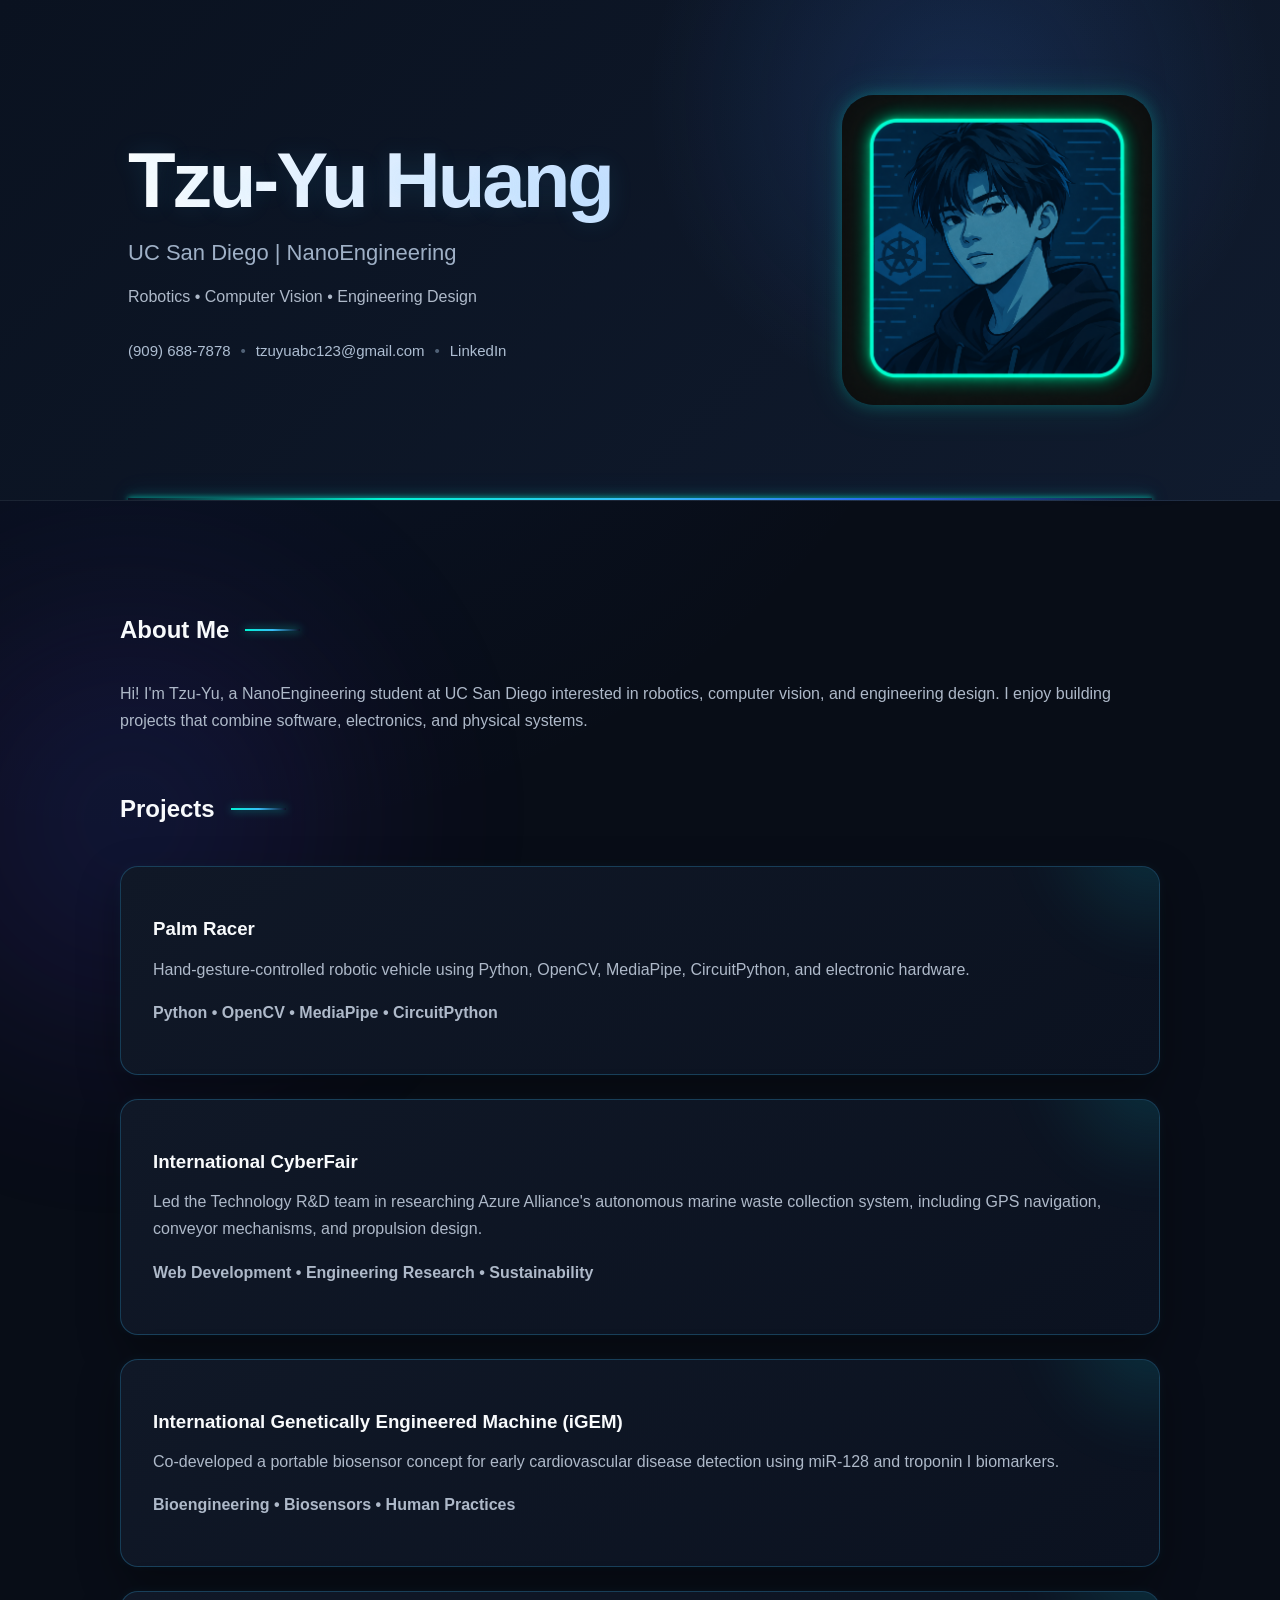
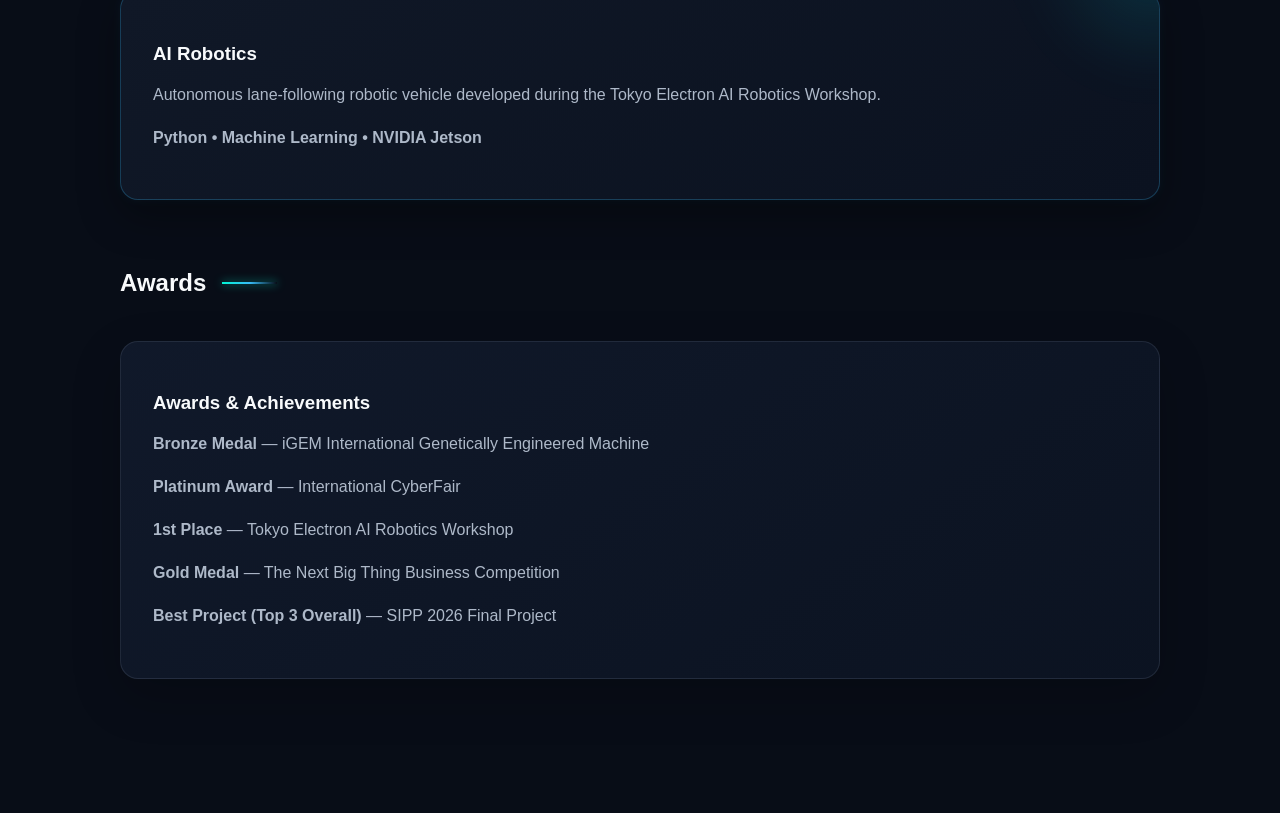
<file: index.html>
<!DOCTYPE html>
<html lang="en">

<head>
    <meta charset="UTF-8">
    <meta name="viewport" content="width=device-width, initial-scale=1.0">
    <title>Tzu-Yu Huang | Engineering Portfolio</title>
    <link rel="stylesheet" href="style.css">
</head>

<body>

<header>
    <div class="home-hero">

        <div class="home-hero-text">

            <h1>Tzu-Yu Huang</h1>

            <h2>UC San Diego | NanoEngineering</h2>

            <p>Robotics • Computer Vision • Engineering Design</p>

            <div class="contact-info">

            <a href="tel:+19096887878">
                (909) 688-7878
            </a>

                <span>•</span>

                <a href="mailto:tzuyuabc123@gmail.com">
                    tzuyuabc123@gmail.com
                </a>

                <span>•</span>

                <a href="https://www.linkedin.com/in/tzu-yu-huang-7864ba35a/"
                   target="_blank"
                   rel="noopener noreferrer">
                    LinkedIn
                </a>

            </div>

        </div>

        <div class="home-avatar">
            <img src="avatar.png" alt="Tzu-Yu Huang avatar">
        </div>

    </div>
</header>

    <main>

        <h2>About Me</h2>

        <p>
            Hi! I'm Tzu-Yu, a NanoEngineering student at UC San Diego
            interested in robotics, computer vision, and engineering design.
            I enjoy building projects that combine software, electronics,
            and physical systems.
        </p>

        <h2>Projects</h2>

            <a href="palm-racer.html" class="project-link">
        <section>
            <h3>Palm Racer</h3>
    
            <p>
                Hand-gesture-controlled robotic vehicle using Python,
                OpenCV, MediaPipe, CircuitPython, and electronic hardware.
            </p>
    
            <p>
                <strong>Python • OpenCV • MediaPipe • CircuitPython</strong>
            </p>
        </section>
    </a>

     <!-- INTERNATIONAL CYBERFAIR -->
<a href="cyberfair.html" class="project-link">
    <section>
        <h3>International CyberFair</h3>

        <p>
            Led the Technology R&D team in researching Azure Alliance's autonomous
            marine waste collection system, including GPS navigation, conveyor
            mechanisms, and propulsion design.
        </p>

        <p>
            <strong>Web Development • Engineering Research • Sustainability</strong>
        </p>
    </section>
</a>


<!-- IGEM -->
<a href="igem.html" class="project-link">
    <section>
        <h3>International Genetically Engineered Machine (iGEM)</h3>

        <p>
            Co-developed a portable biosensor concept for early
            cardiovascular disease detection using miR-128 and
            troponin I biomarkers.
        </p>

        <p>
            <strong>Bioengineering • Biosensors • Human Practices</strong>
        </p>
    </section>
</a>


<!-- AI ROBOTICS -->
<a href="ai-robotics.html" class="project-link">
    <section>
        <h3>AI Robotics</h3>

        <p>
            Autonomous lane-following robotic vehicle developed during
            the Tokyo Electron AI Robotics Workshop.
        </p>

        <p>
            <strong>Python • Machine Learning • NVIDIA Jetson</strong>
        </p>
    </section>
</a>


<h2>Awards</h2>

<section>
    <h3>Awards & Achievements</h3>

    <p><strong>Bronze Medal</strong> — iGEM International Genetically Engineered Machine</p>

    <p><strong>Platinum Award</strong> — International CyberFair</p>

    <p><strong>1st Place</strong> — Tokyo Electron AI Robotics Workshop</p>

    <p><strong>Gold Medal</strong> — The Next Big Thing Business Competition</p>

    <p><strong>Best Project (Top 3 Overall)</strong> — SIPP 2026 Final Project</p>
</section>
</file>
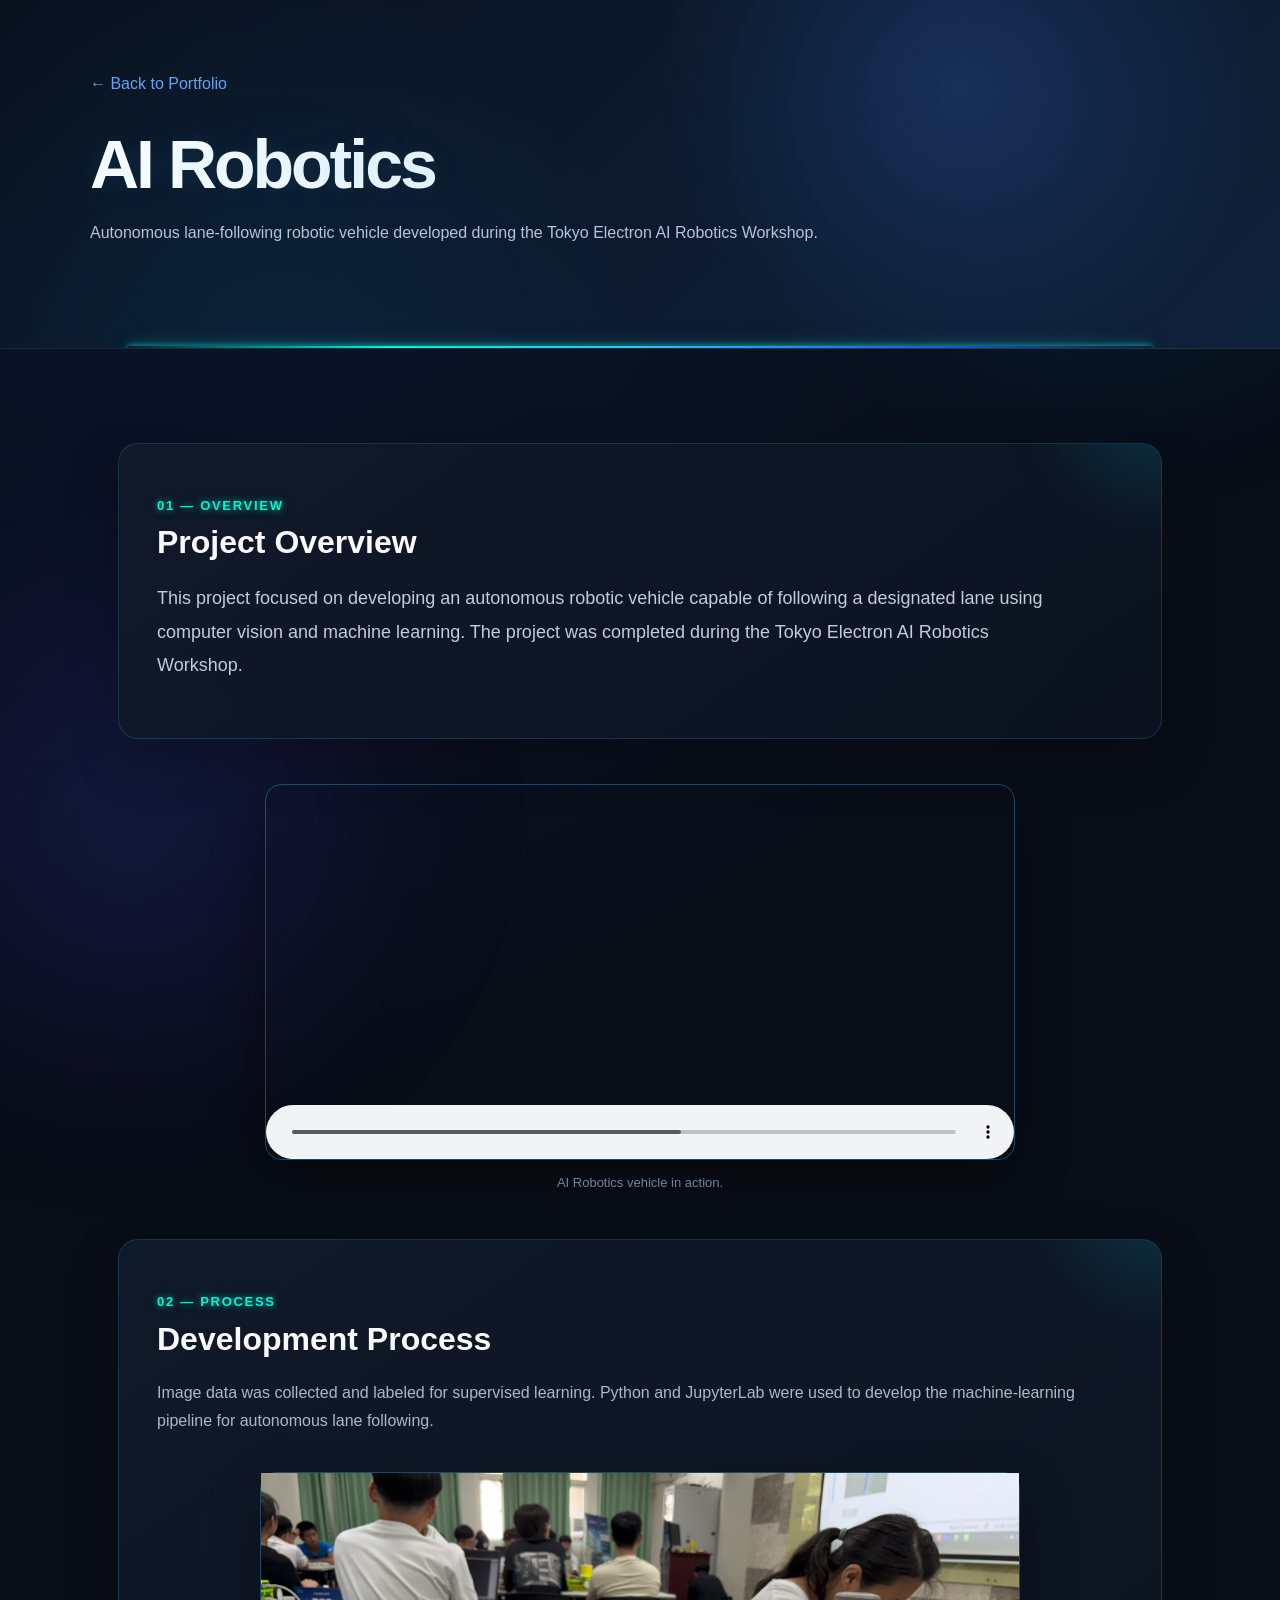
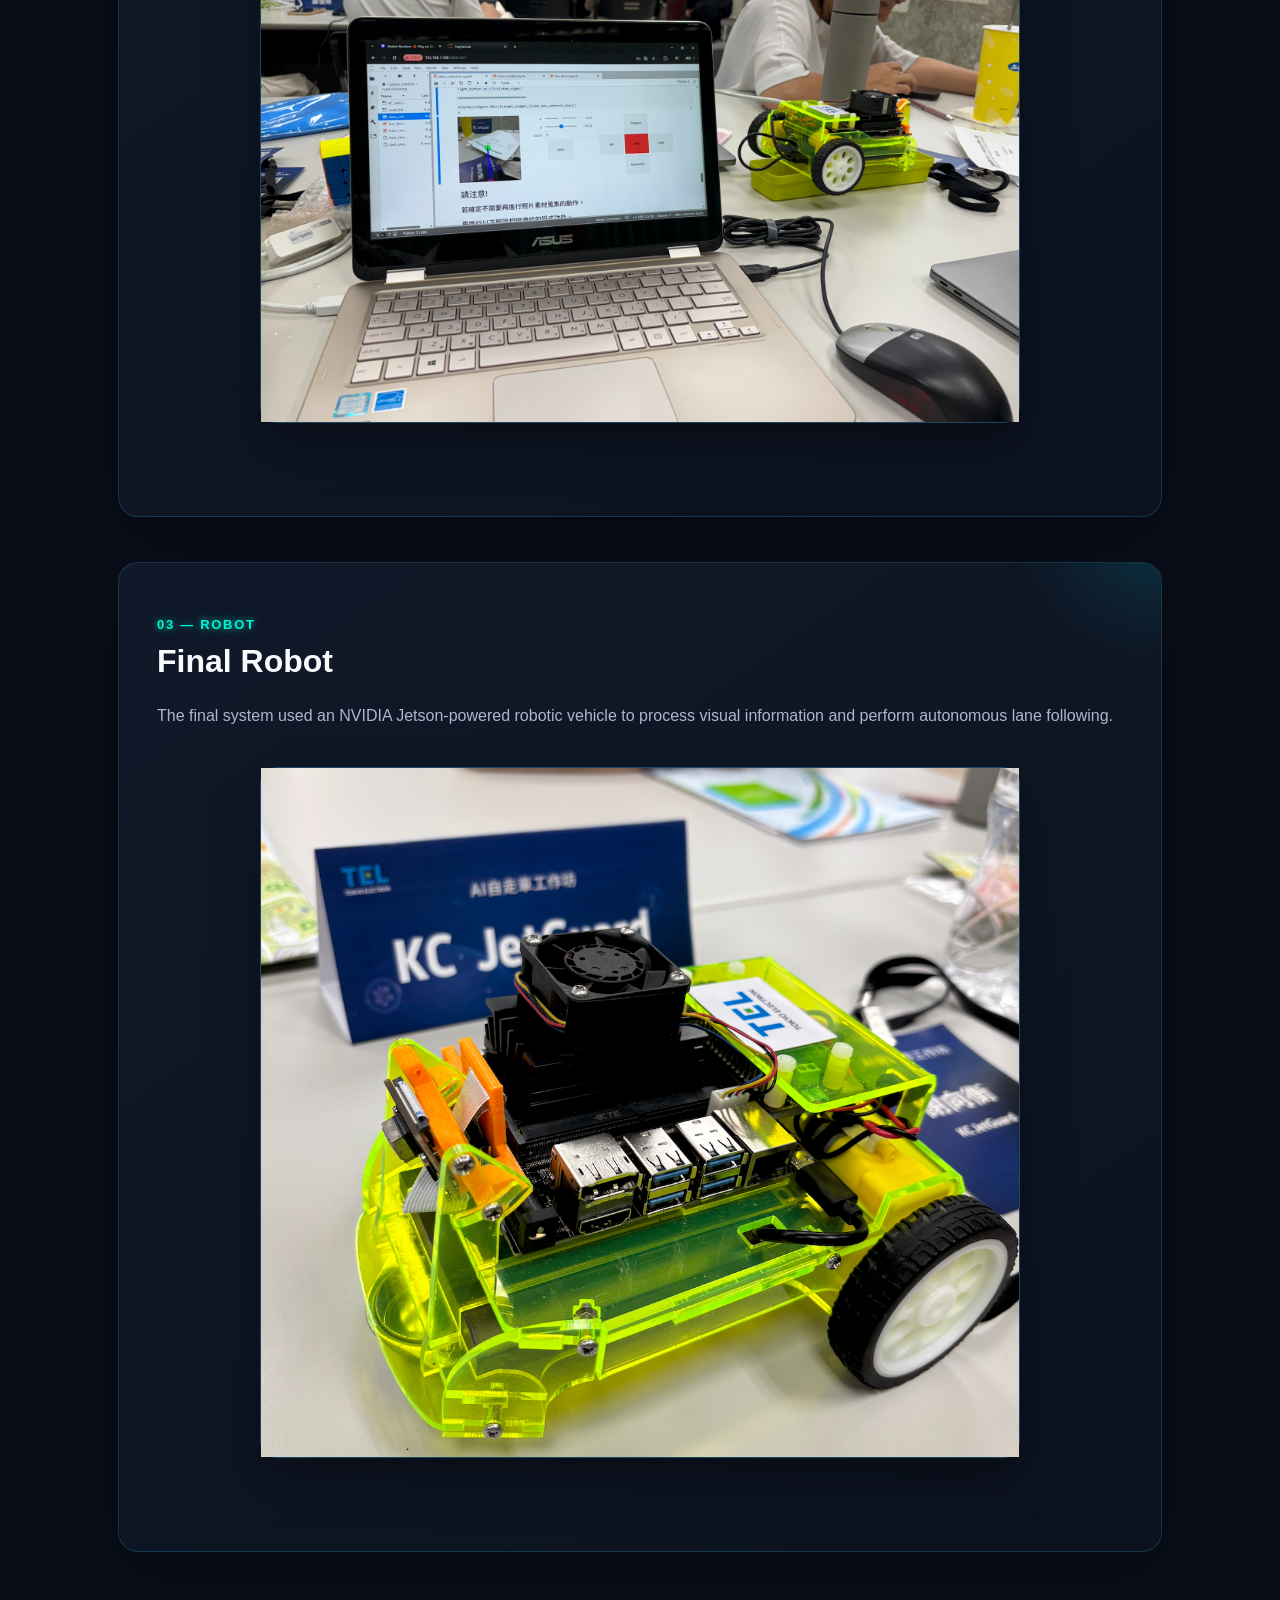
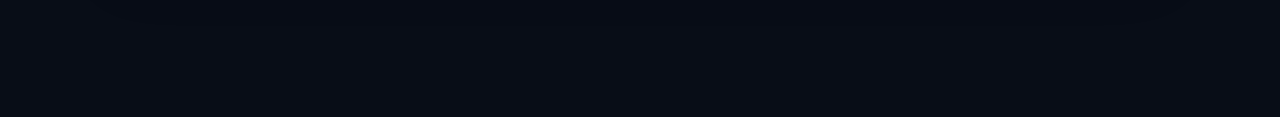
<file: ai-robotics.html>
<!DOCTYPE html>
<html lang="en">

<head>
    <meta charset="UTF-8">
    <meta name="viewport" content="width=device-width, initial-scale=1.0">

    <title>AI Robotics | Tzu-Yu Huang</title>

    <link rel="stylesheet" href="style.css">
</head>

<body>

<header class="project-hero">
    <div class="hero-content">
        <a href="index.html">← Back to Portfolio</a>

        <h1>AI Robotics</h1>

        <p>
            Autonomous lane-following robotic vehicle developed during
            the Tokyo Electron AI Robotics Workshop.
        </p>
    </div>
</header>


<main class="project-page">

    <!-- OVERVIEW -->
    <section class="project-section">

        <p class="section-label">01 — OVERVIEW</p>

        <h2>Project Overview</h2>

        <p class="lead-text">
            This project focused on developing an autonomous robotic vehicle
            capable of following a designated lane using computer vision
            and machine learning. The project was completed during the
            Tokyo Electron AI Robotics Workshop.
        </p>

    </section>


    <!-- VIDEO -->
    <div class="project-video">

        <video controls playsinline preload="metadata">
            <source src="demo2.mp4.m4v" type="video/mp4">
            Your browser does not support the video tag.
        </video>

        <p class="media-caption">
            AI Robotics vehicle in action.
        </p>

    </div>


    <!-- PROCESS -->
    <section class="project-section">

        <p class="section-label">02 — PROCESS</p>

        <h2>Development Process</h2>

        <p>
            Image data was collected and labeled for supervised learning.
            Python and JupyterLab were used to develop the machine-learning
            pipeline for autonomous lane following.
        </p>

        <div class="project-image">
            <img src="process.png" alt="AI Robotics development process">
        </div>

    </section>


    <!-- PROTOTYPE -->
    <section class="project-section">

        <p class="section-label">03 — ROBOT</p>

        <h2>Final Robot</h2>

        <p>
            The final system used an NVIDIA Jetson-powered robotic vehicle
            to process visual information and perform autonomous lane following.
        </p>

        <div class="project-image">
            <img src="bot.png" alt="AI Robotics autonomous vehicle">
        </div>

    </section>

</main>

</body>
</html>
</file>
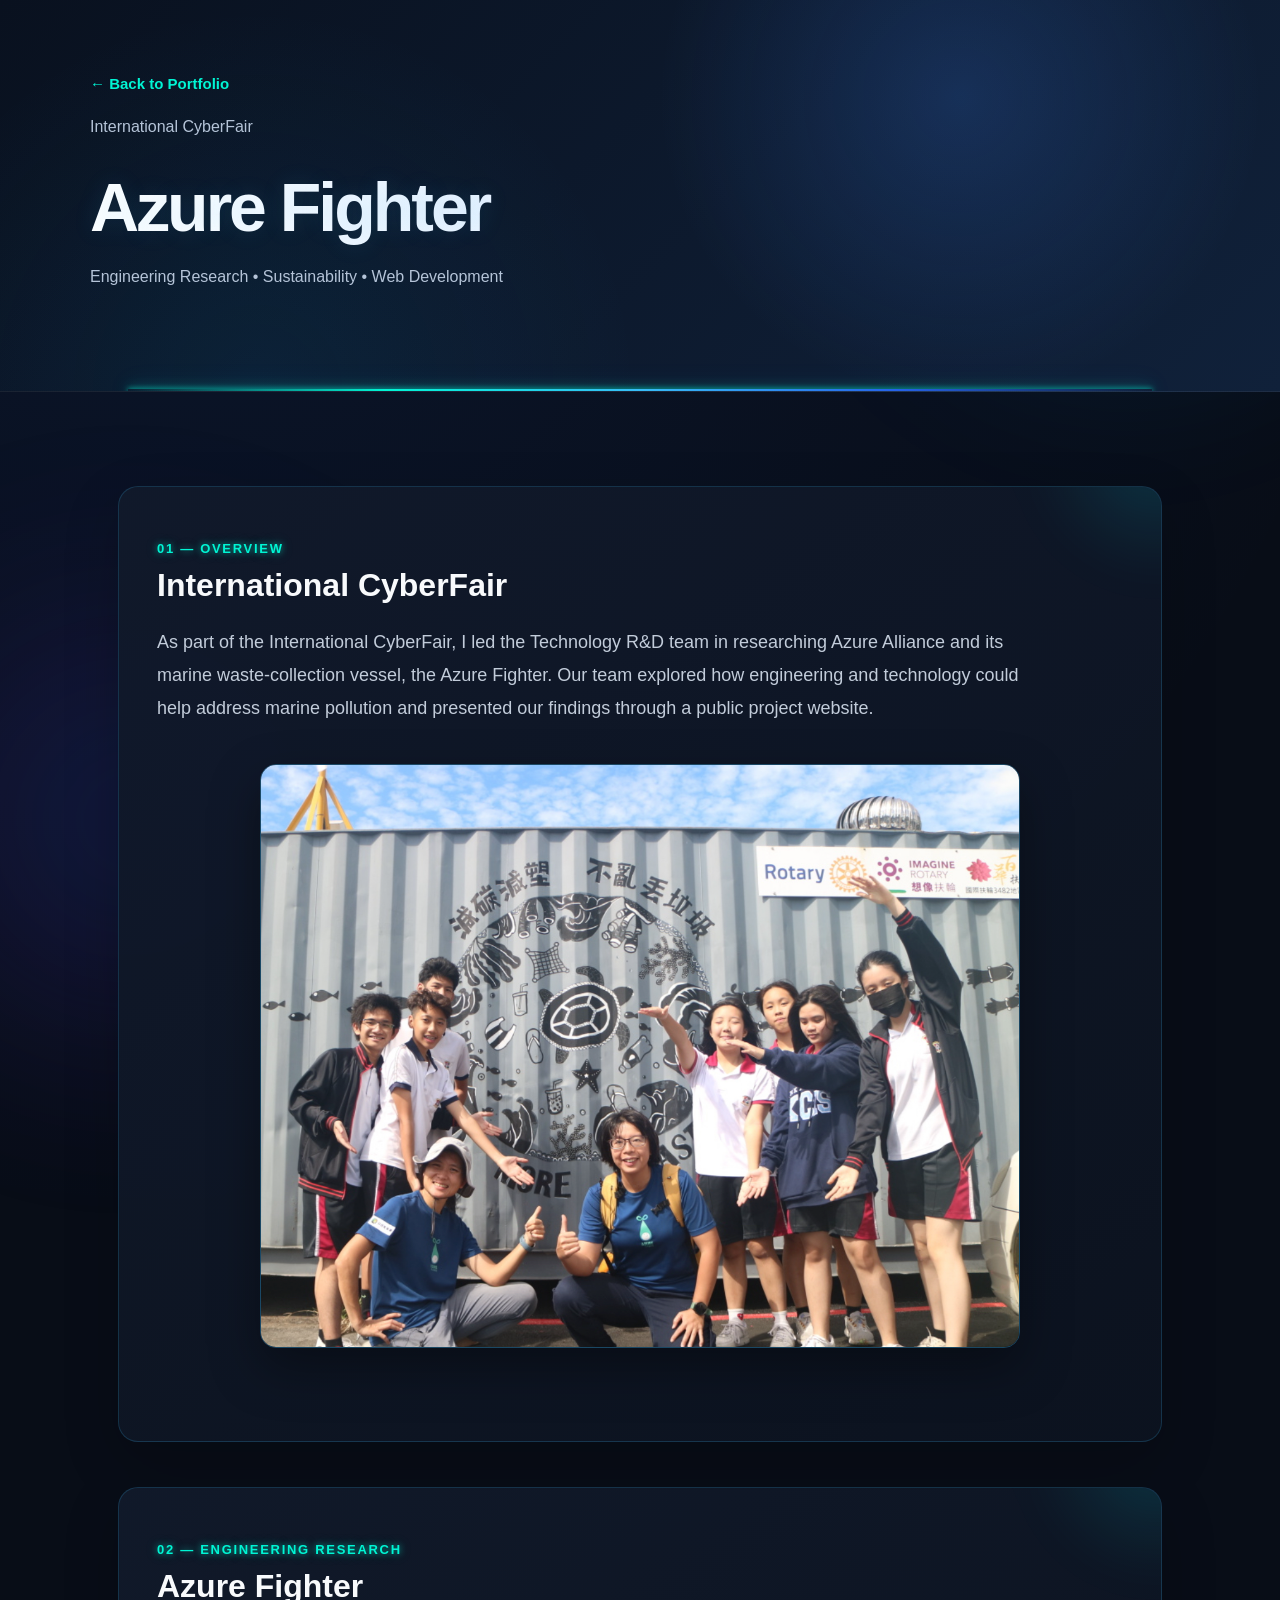
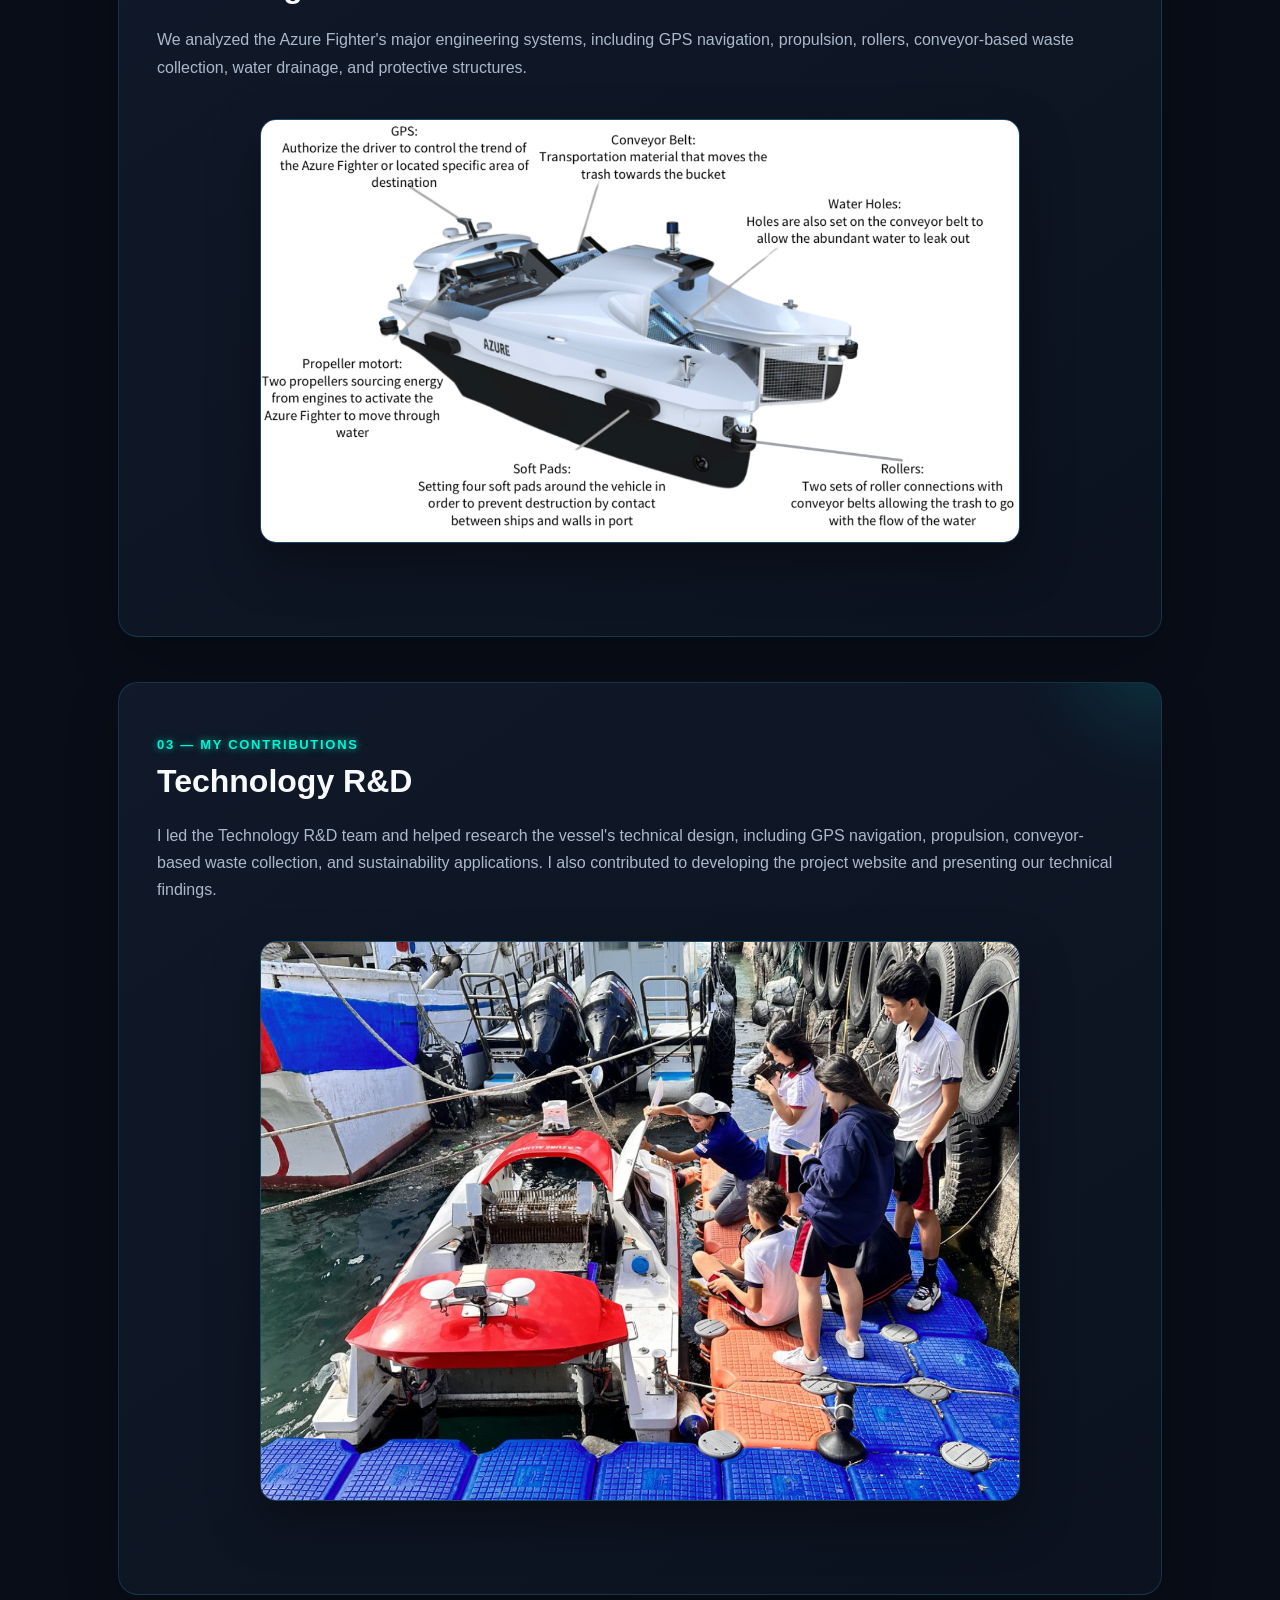
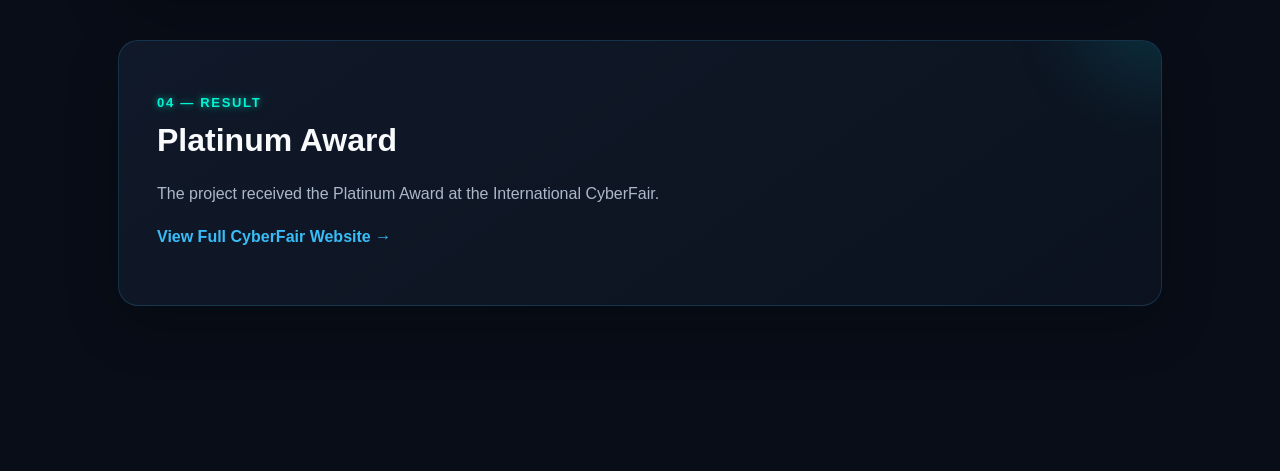
<file: cyberfair.html>
<!DOCTYPE html>
<html lang="en">

<head>
    <meta charset="UTF-8">
    <meta name="viewport" content="width=device-width, initial-scale=1.0">

    <title>International CyberFair | Tzu-Yu Huang</title>

    <link rel="stylesheet" href="style.css">
</head>

<body>

  <header class="project-hero">
    <div class="hero-content">

        <a href="index.html" class="back-link">← Back to Portfolio</a>

        <p>International CyberFair</p>
        <h1>Azure Fighter</h1>
        <p>Engineering Research • Sustainability • Web Development</p>

    </div>
    </header>


    <main class="project-page">

          <!-- OVERVIEW -->
    <section class="project-section">
        <p class="section-label">01 — OVERVIEW</p>
    
        <h2>International CyberFair</h2>
    
        <p class="lead-text">
            As part of the International CyberFair, I led the Technology R&D
            team in researching Azure Alliance and its marine waste-collection
            vessel, the Azure Fighter. Our team explored how engineering and
            technology could help address marine pollution and presented our
            findings through a public project website.
        </p>
    
        <img class="project-image"
             src="International Cyberfair.png"
             alt="International CyberFair team during field research">
    </section>


   


        
<section class="project-section">
    <p class="section-label">02 — ENGINEERING RESEARCH</p>

    <h2>Azure Fighter</h2>

    <p>
        We analyzed the Azure Fighter's major engineering systems,
        including GPS navigation, propulsion, rollers, conveyor-based
        waste collection, water drainage, and protective structures.
    </p>

    <!-- ADD BOAT DIAGRAM HERE -->
    <img class="project-image"
         src="boat.png"
         alt="Engineering analysis of the Azure Fighter">

</section>
        
<!-- CONTRIBUTIONS -->
<section class="project-section">
    <p class="section-label">03 — MY CONTRIBUTIONS</p>

    <h2>Technology R&D</h2>

    <p>
        I led the Technology R&D team and helped research the vessel's
        technical design, including GPS navigation, propulsion,
        conveyor-based waste collection, and sustainability applications.
        I also contributed to developing the project website and presenting
        our technical findings.
    </p>

    <img class="project-image"
         src="interview.png"
         alt="Field research with the Azure Fighter">

</section>

        <!-- RESULT -->
        <section class="project-section">
            <p class="section-label">04 — RESULT</p>

            <h2>Platinum Award</h2>

            <p>
                The project received the Platinum Award at the International
                CyberFair.
            </p>

            <p>
                <a href="https://cyberfair2024-01.kcislk.ntpc.edu.tw/"
                   target="_blank"
                   rel="noopener noreferrer">
                    View Full CyberFair Website →
                </a>
            </p>
        </section>

    </main>

</body>
</html>
</file>
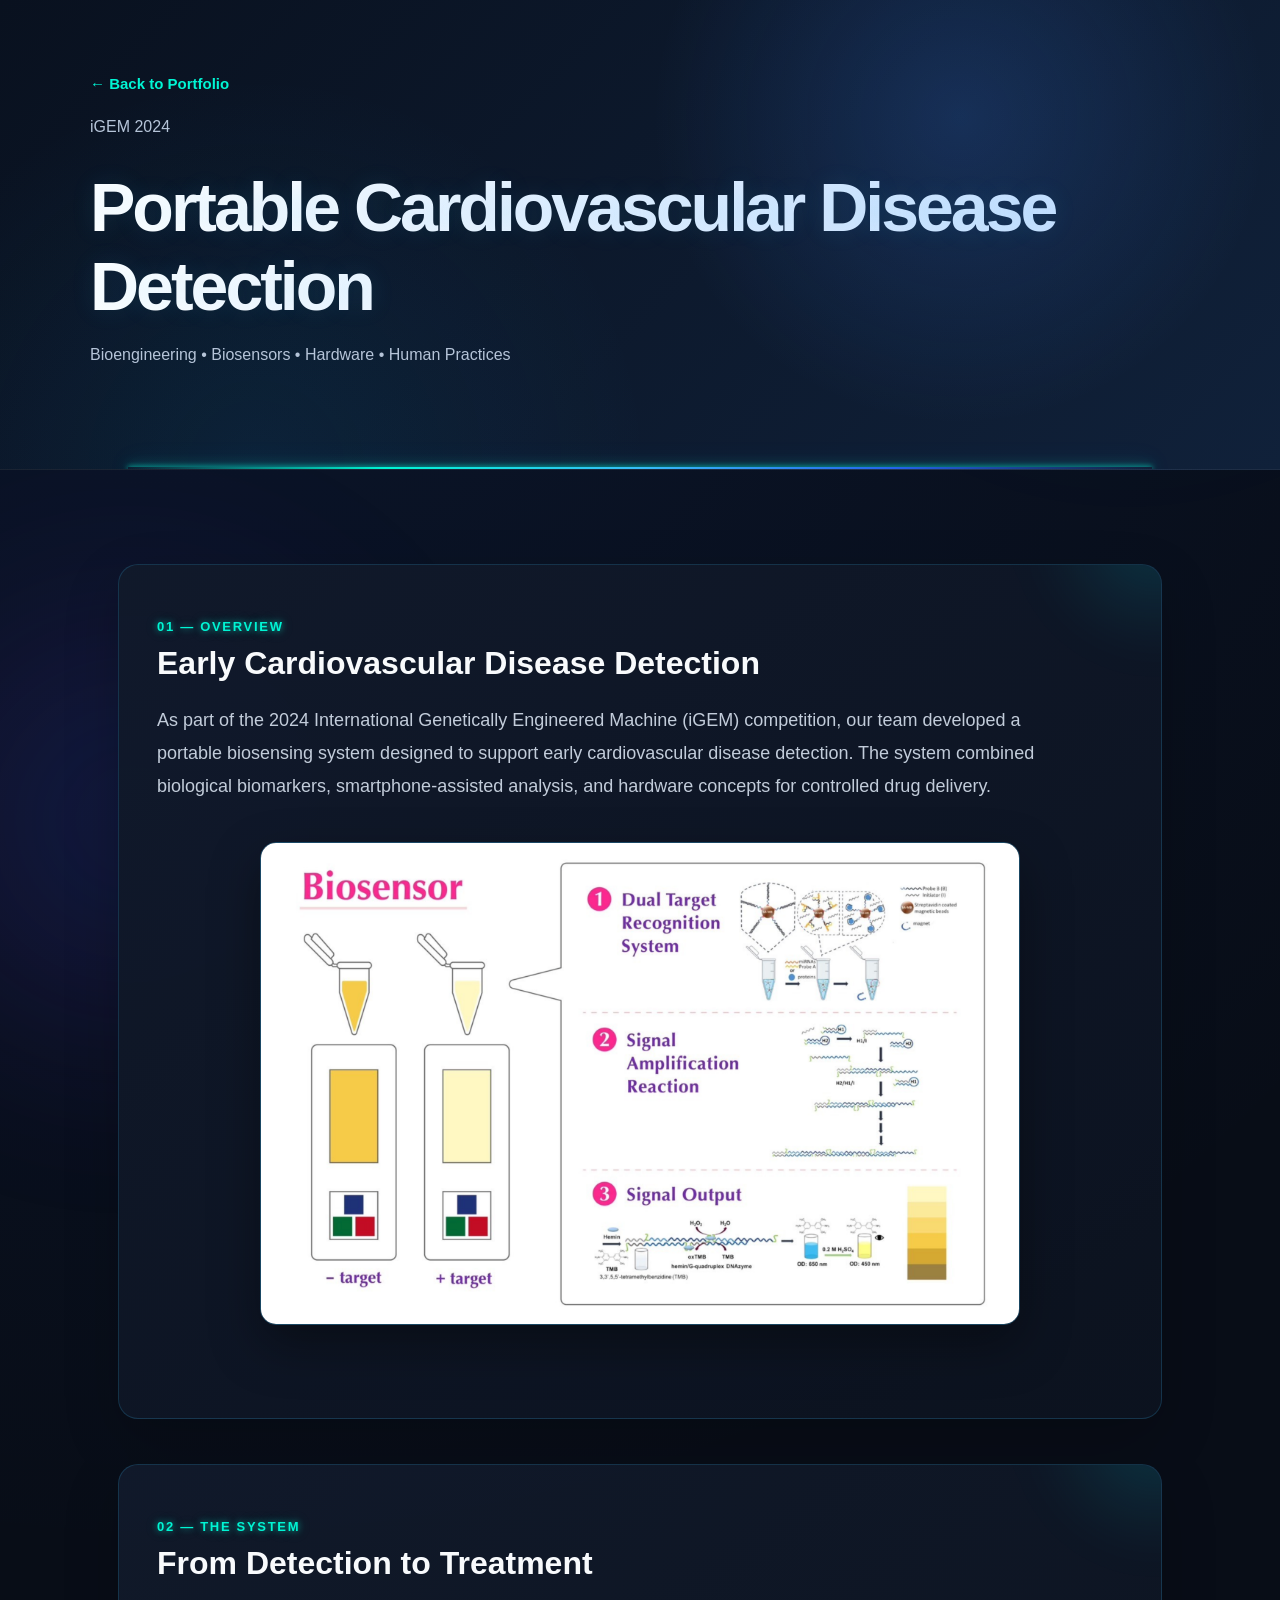
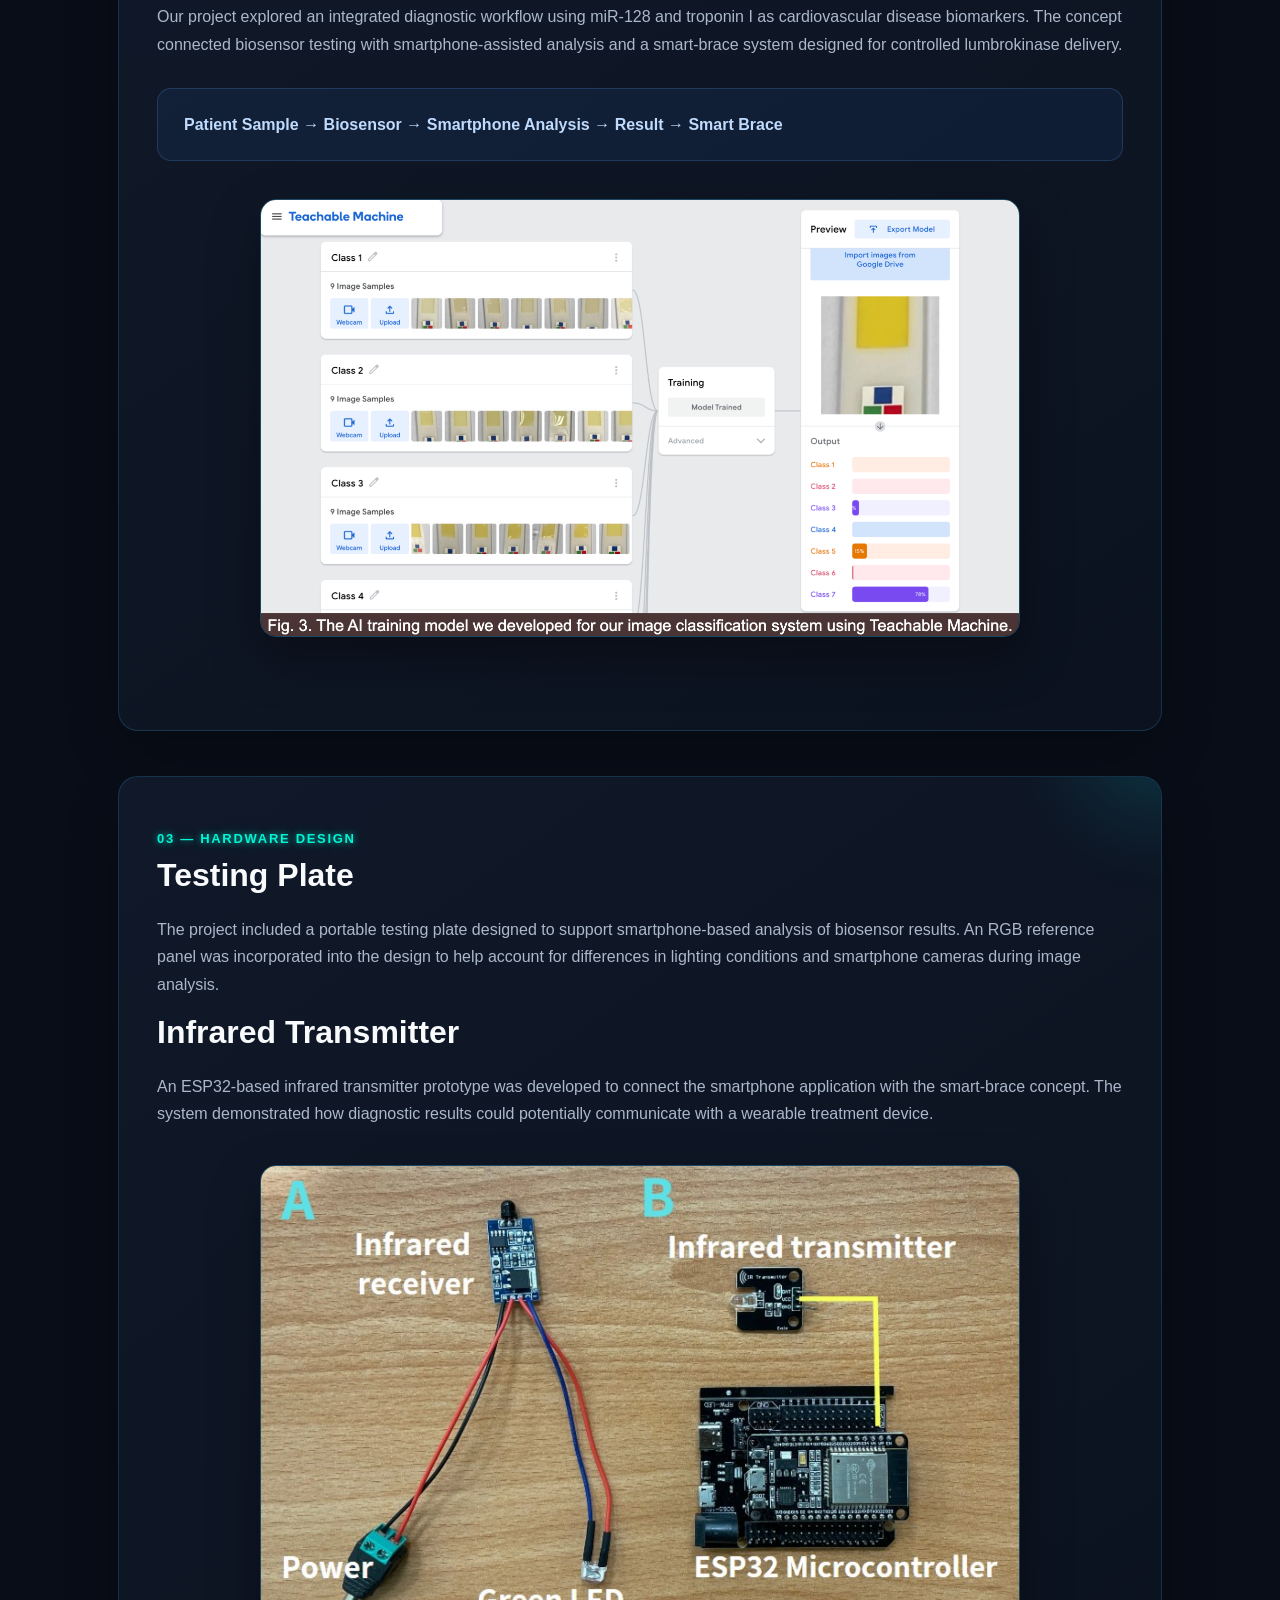
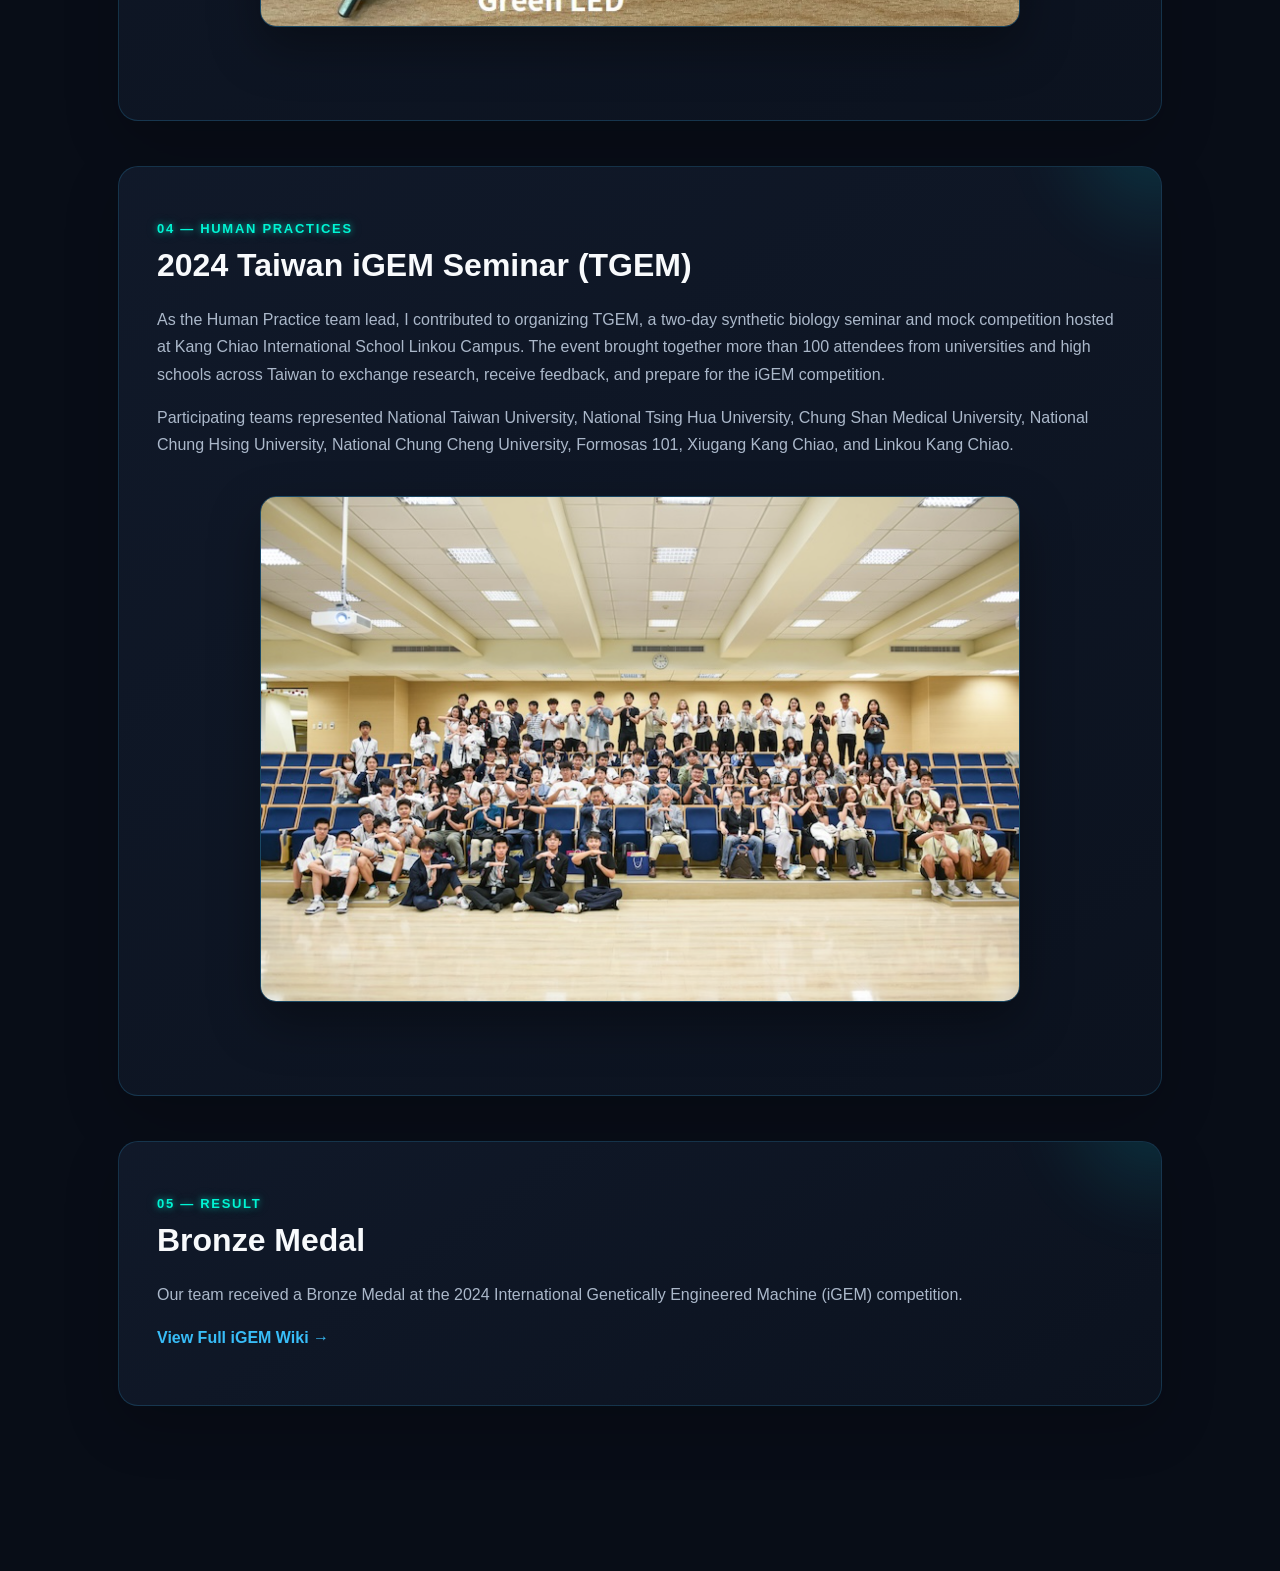
<file: igem.html>
<!DOCTYPE html>
<html lang="en">

<head>
    <meta charset="UTF-8">
    <meta name="viewport" content="width=device-width, initial-scale=1.0">

    <title>iGEM 2024 | Tzu-Yu Huang</title>

    <link rel="stylesheet" href="style.css">
</head>

<body>

    <!-- HERO -->
    <header class="project-hero">
        <div class="hero-content">

            <a href="index.html" class="back-link">← Back to Portfolio</a>

            <p>iGEM 2024</p>
            <h1>Portable Cardiovascular Disease Detection</h1>
            <p>Bioengineering • Biosensors • Hardware • Human Practices</p>

        </div>
    </header>


    <main class="project-page">

        <!-- 01 OVERVIEW -->
        <section class="project-section">
            <p class="section-label">01 — OVERVIEW</p>

            <h2>Early Cardiovascular Disease Detection</h2>

            <p class="lead-text">
                As part of the 2024 International Genetically Engineered Machine
                (iGEM) competition, our team developed a portable biosensing
                system designed to support early cardiovascular disease detection.
                The system combined biological biomarkers, smartphone-assisted
                analysis, and hardware concepts for controlled drug delivery.
            </p>

            <img class="project-image"
                 src="earlydetection.png"
                 alt="Early cardiovascular disease detection concept">

        </section>


        <!-- 02 THE SYSTEM -->
        <section class="project-section">
            <p class="section-label">02 — THE SYSTEM</p>

            <h2>From Detection to Treatment</h2>

            <p>
                Our project explored an integrated diagnostic workflow using
                miR-128 and troponin I as cardiovascular disease biomarkers.
                The concept connected biosensor testing with smartphone-assisted
                analysis and a smart-brace system designed for controlled
                lumbrokinase delivery.
            </p>

            <div class="system-flow">
                <p>
                    <strong>
                        Patient Sample → Biosensor → Smartphone Analysis →
                        Result → Smart Brace
                    </strong>
                </p>
            </div>

            <img class="project-image"
                 src="machinelearning.png"
                 alt="Machine learning and smartphone-assisted detection system">

        </section>


        <!-- 03 HARDWARE DESIGN -->
        <section class="project-section">
            <p class="section-label">03 — HARDWARE DESIGN</p>

            <h2>Testing Plate</h2>

            <p>
                The project included a portable testing plate designed to support
                smartphone-based analysis of biosensor results. An RGB reference
                panel was incorporated into the design to help account for
                differences in lighting conditions and smartphone cameras during
                image analysis.
            </p>


            <h2>Infrared Transmitter</h2>

            <p>
                An ESP32-based infrared transmitter prototype was developed to
                connect the smartphone application with the smart-brace concept.
                The system demonstrated how diagnostic results could potentially
                communicate with a wearable treatment device.
            </p>

            <img class="project-image"
                 src="hardware.png"
                 alt="iGEM hardware design and testing system">

        </section>


        <!-- 04 HUMAN PRACTICES -->
        <section class="project-section">
            <p class="section-label">04 — HUMAN PRACTICES</p>

            <h2>2024 Taiwan iGEM Seminar (TGEM)</h2>

            <p>
                As the Human Practice team lead, I contributed to organizing
                TGEM, a two-day synthetic biology seminar and mock competition
                hosted at Kang Chiao International School Linkou Campus. The
                event brought together more than 100 attendees from universities
                and high schools across Taiwan to exchange research, receive
                feedback, and prepare for the iGEM competition.
            </p>

            <p>
                Participating teams represented National Taiwan University,
                National Tsing Hua University, Chung Shan Medical University,
                National Chung Hsing University, National Chung Cheng University,
                Formosas 101, Xiugang Kang Chiao, and Linkou Kang Chiao.
            </p>

            <img class="project-image"
                 src="TGEM.png"
                 alt="2024 Taiwan iGEM Seminar">

        </section>


        <!-- 05 RESULT -->
        <section class="project-section">
            <p class="section-label">05 — RESULT</p>

            <h2>Bronze Medal</h2>

            <p>
                Our team received a Bronze Medal at the 2024 International
                Genetically Engineered Machine (iGEM) competition.
            </p>

            <p>
                <a href="https://2024.igem.wiki/taipei-kcislk-v2/"
                   target="_blank"
                   rel="noopener noreferrer">
                    View Full iGEM Wiki →
                </a>
            </p>

        </section>

    </main>

</body>
</html>
</file>
<file: style.css>
/* =========================================
   GLOBAL
   ========================================= */

* {
    box-sizing: border-box;
}

html {
    scroll-behavior: smooth;
}

body {
    margin: 0;
    font-family: Arial, Helvetica, sans-serif;

    background:
        radial-gradient(circle at 15% 0%, rgba(37, 99, 235, 0.10), transparent 32%),
        #080d17;

    color: #e8edf5;
    line-height: 1.7;
}

main {
    max-width: 1100px;
    margin: auto;
    padding: 70px 30px 110px;
}

h1,
h2,
h3 {
    line-height: 1.15;
}

h2 {
    color: #f8fafc;
    margin-top: 45px;
}

h3 {
    color: #f8fafc;
    margin-bottom: 5px;
}

p {
    color: #aeb9c9;
}

a {
    color: #60a5fa;
    text-decoration: none;
    transition: color 0.2s ease;
}

a:hover {
    color: #93c5fd;
}


/* =========================================
   HOMEPAGE HEADER
   ========================================= */

header {
    position: relative;

    background:
        radial-gradient(circle at 75% 20%, rgba(59, 130, 246, 0.18), transparent 30%),
        linear-gradient(135deg, #0a1220, #101b2e);

    color: white;
    padding: 95px 10%;

    border-bottom: 1px solid rgba(148, 163, 184, 0.12);
}

header h1 {
    font-size: clamp(48px, 7vw, 78px);
    letter-spacing: -3px;
    margin: 0;

    background: linear-gradient(90deg, #ffffff, #b9d8ff);
    -webkit-background-clip: text;
    -webkit-text-fill-color: transparent;
}

header h2 {
    font-size: 22px;
    font-weight: normal;
    margin-top: 14px;
    color: #9fb0c6;
}


/* =========================================
   HOMEPAGE SECTIONS / PROJECT CARDS
   ========================================= */

section {
    background: linear-gradient(
        145deg,
        rgba(17, 26, 43, 0.95),
        rgba(12, 20, 34, 0.95)
    );

    padding: 32px;
    margin: 24px 0;

    border-radius: 18px;

    border: 1px solid rgba(148, 163, 184, 0.15);

    box-shadow:
        0 18px 50px rgba(0, 0, 0, 0.20);

    transition:
        transform 0.25s ease,
        border-color 0.25s ease,
        box-shadow 0.25s ease;
}

section:hover {
    transform: translateY(-5px);

    border-color: rgba(96, 165, 250, 0.40);

    box-shadow:
        0 22px 60px rgba(0, 0, 0, 0.30),
        0 0 30px rgba(37, 99, 235, 0.06);
}

section h2,
section h3 {
    color: #f8fafc;
}


/* clickable project cards */

.project-link {
    display: block;
    color: inherit;
    text-decoration: none;
}

.project-link:hover {
    text-decoration: none;
    color: inherit;
}


/* =========================================
   PROJECT IMAGES
   ========================================= */

.project-image {
    display: block;

    width: 100%;
    max-width: 760px;
    height: auto;

    margin: 38px auto 55px;

    border-radius: 16px;

    border: 1px solid rgba(148, 163, 184, 0.18);

    box-shadow:
        0 20px 50px rgba(0, 0, 0, 0.35);
}

figure.project-image {
    padding: 0;
    overflow: hidden;
}

.project-image img {
    display: block;
    width: 100%;
    height: auto;
    margin: 0;
}

.project-image figcaption {
    text-align: center;

    color: #7f8da3;

    font-size: 13px;

    padding: 10px 15px 14px;
}


/* =========================================
   PROJECT PAGES
   ========================================= */

.project-page {
    max-width: 1100px;
    margin: 0 auto;
    padding: 70px 28px 120px;
}


/* =========================================
   PROJECT HERO
   ========================================= */

.project-hero {
    position: relative;

    background:
        radial-gradient(circle at 75% 25%, rgba(59, 130, 246, 0.20), transparent 30%),
        radial-gradient(circle at 20% 100%, rgba(14, 165, 233, 0.08), transparent 35%),
        linear-gradient(135deg, #09111f, #10213a);

    color: white;

    padding: 70px 30px 85px;

    border-bottom: 1px solid rgba(148, 163, 184, 0.12);
}

.hero-content {
    max-width: 1100px;
    margin: 0 auto;
}

.project-hero h1 {
    font-size: clamp(48px, 7vw, 68px);

    margin: 28px 0 10px;

    letter-spacing: -3px;

    background: linear-gradient(90deg, #ffffff, #bfdbfe);
    -webkit-background-clip: text;
    -webkit-text-fill-color: transparent;
}

.project-hero h2 {
    color: #c9d7e8;

    margin: 0 0 22px;

    font-size: 23px;
}

.project-hero p {
    color: #b5c4d8;
}

.hero-description {
    max-width: 680px;

    font-size: 18px;
    line-height: 1.8;

    color: #aebed2;
}


/* =========================================
   BACK BUTTON
   ========================================= */

.back-link {
    display: inline-block;

    color: #7db8ff;

    font-weight: 600;
    font-size: 15px;

    transition:
        color 0.2s ease,
        transform 0.2s ease;
}

.back-link:hover {
    color: white;

    transform: translateX(-4px);

    text-decoration: none;
}


/* =========================================
   TECH TAGS
   ========================================= */

.tech-tags {
    display: flex;
    flex-wrap: wrap;

    gap: 10px;

    margin: 24px 0;
}

.tech-tags span {
    background: rgba(96, 165, 250, 0.08);

    border: 1px solid rgba(96, 165, 250, 0.24);

    color: #c6dcf8;

    padding: 7px 15px;

    border-radius: 100px;

    font-size: 14px;
}


/* =========================================
   PROJECT SECTIONS
   ========================================= */

.project-section {
    margin-bottom: 45px;

    background: linear-gradient(
        145deg,
        rgba(17, 26, 43, 0.96),
        rgba(12, 19, 32, 0.96)
    );

    border: 1px solid rgba(148, 163, 184, 0.14);

    border-radius: 20px;

    padding: 38px;

    box-shadow:
        0 20px 55px rgba(0, 0, 0, 0.20);
}

.project-section h2 {
    margin-top: 7px;
    margin-bottom: 22px;

    font-size: 32px;

    color: #f8fafc;
}

.project-section p {
    color: #abb8ca;
}

.section-label {
    color: #60a5fa !important;

    font-size: 13px;

    font-weight: 800;

    letter-spacing: 1.7px;

    margin-bottom: 6px;
}

.lead-text {
    font-size: 18px;

    line-height: 1.85;

    max-width: 900px;

    color: #c2ccda !important;
}


/* =========================================
   PROCESS
   ========================================= */

.process-card {
    display: flex;

    align-items: center;

    justify-content: space-between;

    flex-wrap: wrap;

    gap: 15px;

    background: rgba(96, 165, 250, 0.05);

    border: 1px solid rgba(96, 165, 250, 0.18);

    border-radius: 16px;

    padding: 28px;

    margin: 28px 0 38px;
}

.process-card span {
    color: #c6d2e1;

    font-weight: 600;
}

.process-card strong {
    color: #60a5fa;

    font-size: 22px;
}


/* =========================================
   SYSTEM FLOW
   ========================================= */

.system-flow {
    margin: 30px 0;

    padding: 22px 26px;

    border-radius: 14px;

    background: rgba(59, 130, 246, 0.08);

    border: 1px solid rgba(96, 165, 250, 0.20);
}

.system-flow p {
    margin: 0;

    color: #bfdbfe;
}


/* =========================================
   HARDWARE / SOFTWARE
   ========================================= */

.two-column {
    display: grid;

    grid-template-columns: 1fr 1fr;

    gap: 24px;

    margin: 30px 0;
}

.info-card {
    background: #101a2b;

    border: 1px solid rgba(148, 163, 184, 0.15);

    border-radius: 16px;

    padding: 28px;
}

.info-card h3 {
    color: #f8fafc;

    margin-top: 0;

    font-size: 21px;
}

.info-card li {
    color: #9eacbf;

    margin-bottom: 10px;

    line-height: 1.6;
}


/* =========================================
   CONTRIBUTION CARDS
   ========================================= */

.contribution-grid {
    display: grid;

    grid-template-columns: repeat(3, 1fr);

    gap: 20px;
}

.mini-card {
    background: #101a2b;

    border: 1px solid rgba(148, 163, 184, 0.15);

    border-radius: 16px;

    padding: 25px;

    transition:
        transform 0.2s ease,
        border-color 0.2s ease,
        box-shadow 0.2s ease;
}

.mini-card:hover {
    transform: translateY(-5px);

    border-color: rgba(96, 165, 250, 0.35);

    box-shadow:
        0 18px 35px rgba(0, 0, 0, 0.30);
}

.mini-card > span {
    font-size: 28px;
}

.mini-card h3 {
    color: #f8fafc;

    margin-bottom: 8px;
}

.mini-card p {
    color: #8f9db1;

    line-height: 1.6;
}


/* =========================================
   ENGINEERING HIGHLIGHT
   ========================================= */

.highlight-box {
    margin-top: 30px;

    padding: 28px 32px;

    background: rgba(59, 130, 246, 0.07);

    border-left: 4px solid #60a5fa;

    border-radius: 0 14px 14px 0;
}

.highlight-box strong {
    color: #dbeafe;

    font-size: 20px;
}

.highlight-box p {
    margin-bottom: 0;

    line-height: 1.7;
}


/* =========================================
   RESULTS
   ========================================= */

.result-section {
    border-top: 1px solid rgba(148, 163, 184, 0.15);

    padding-top: 50px;
}

.result-card {
    display: flex;

    gap: 22px;

    align-items: center;

    background: linear-gradient(
        135deg,
        rgba(37, 99, 235, 0.13),
        rgba(15, 23, 42, 0.9)
    );

    border: 1px solid rgba(96, 165, 250, 0.22);

    border-radius: 18px;

    padding: 30px;
}

.result-icon {
    min-width: 55px;

    height: 55px;

    display: flex;

    align-items: center;

    justify-content: center;

    border-radius: 50%;

    background: #2563eb;

    color: white;

    font-size: 28px;

    font-weight: bold;

    box-shadow:
        0 0 25px rgba(37, 99, 235, 0.35);
}

.result-card h3 {
    margin: 0 0 7px;

    color: #93c5fd;
}

.result-card p {
    margin: 0;

    line-height: 1.6;
}


/* =========================================
   VIDEOS
   ========================================= */

.project-video {
    max-width: 750px;

    margin: 45px auto;
}

.project-video video {
    width: 100%;

    height: auto;

    display: block;

    border-radius: 16px;

    border: 1px solid rgba(148, 163, 184, 0.18);

    box-shadow:
        0 20px 50px rgba(0, 0, 0, 0.40);
}

.project-video .media-caption {
    margin-top: 12px;

    text-align: center;

    color: #748399;

    font-size: 13px;
}


/* =========================================
   SELECTION
   ========================================= */

::selection {
    background: #2563eb;
    color: white;
}


/* =========================================
   SCROLLBAR
   ========================================= */

::-webkit-scrollbar {
    width: 10px;
}

::-webkit-scrollbar-track {
    background: #080d17;
}

::-webkit-scrollbar-thumb {
    background: #26364d;

    border-radius: 10px;
}

::-webkit-scrollbar-thumb:hover {
    background: #38506e;
}


/* =========================================
   MOBILE
   ========================================= */

@media (max-width: 750px) {

    header {
        padding: 70px 25px;
    }

    header h1 {
        font-size: 48px;
        letter-spacing: -2px;
    }

    main {
        padding: 45px 18px 80px;
    }

    .project-hero {
        padding: 50px 22px 65px;
    }

    .project-hero h1 {
        font-size: 42px;

        letter-spacing: -2px;
    }

    .two-column,
    .contribution-grid {
        grid-template-columns: 1fr;
    }

    .process-card {
        flex-direction: column;

        align-items: flex-start;
    }

    .process-card strong {
        transform: rotate(90deg);

        margin-left: 20px;
    }

    .project-page {
        padding: 40px 18px 80px;
    }

    .project-section {
        padding: 25px;

        border-radius: 16px;
    }

    .project-section h2 {
        font-size: 27px;
    }

    .project-image {
        margin: 28px auto 40px;
    }

}

/* =========================================
   ANIMATED LIQUID NEON BACKGROUND
   ========================================= */

body {
    position: relative;
    overflow-x: hidden;
    min-height: 100vh;
}

/* Keep website content above the glow */
body > * {
    position: relative;
    z-index: 1;
}

/* Large glowing liquid blobs */
body::before,
body::after {
    content: "";
    position: fixed;

    width: 600px;
    height: 600px;

    border-radius: 45% 55% 60% 40% / 55% 40% 60% 45%;

    filter: blur(90px);

    opacity: 0.25;

    pointer-events: none;

    z-index: 0;
}


/* CYAN LIQUID */

body::before {
    background:
        radial-gradient(
            circle,
            rgba(0, 255, 213, 0.85) 0%,
            rgba(0, 170, 255, 0.45) 35%,
            transparent 70%
        );

    top: -180px;
    right: -150px;

    animation: liquidOne 14s ease-in-out infinite alternate;
}


/* BLUE / PURPLE LIQUID */

body::after {
    background:
        radial-gradient(
            circle,
            rgba(37, 99, 235, 0.75) 0%,
            rgba(109, 40, 217, 0.40) 40%,
            transparent 72%
        );

    bottom: -220px;
    left: -170px;

    animation: liquidTwo 18s ease-in-out infinite alternate;
}


/* LIQUID MOVEMENT */

@keyframes liquidOne {

    0% {
        transform:
            translate(0, 0)
            scale(1)
            rotate(0deg);

        border-radius:
            45% 55% 60% 40% /
            55% 40% 60% 45%;
    }

    50% {
        transform:
            translate(-180px, 160px)
            scale(1.25)
            rotate(90deg);

        border-radius:
            65% 35% 45% 55% /
            40% 65% 35% 60%;
    }

    100% {
        transform:
            translate(-80px, 350px)
            scale(0.9)
            rotate(180deg);

        border-radius:
            35% 65% 60% 40% /
            65% 35% 55% 45%;
    }
}


@keyframes liquidTwo {

    0% {
        transform:
            translate(0, 0)
            scale(1)
            rotate(0deg);

        border-radius:
            60% 40% 55% 45% /
            45% 65% 35% 55%;
    }

    50% {
        transform:
            translate(220px, -170px)
            scale(1.2)
            rotate(-100deg);

        border-radius:
            35% 65% 40% 60% /
            65% 40% 60% 35%;
    }

    100% {
        transform:
            translate(400px, -300px)
            scale(0.95)
            rotate(-180deg);

        border-radius:
            55% 45% 65% 35% /
            40% 60% 35% 65%;
    }
}


/* =========================================
   NEON CARD GLOW
   ========================================= */

.project-section,
.project-link section {
    position: relative;
    overflow: hidden;
}


/* faint glow inside cards */

.project-section::before,
.project-link section::before {
    content: "";

    position: absolute;

    width: 250px;
    height: 250px;

    top: -160px;
    right: -120px;

    background:
        radial-gradient(
            circle,
            rgba(0, 238, 255, 0.15),
            transparent 70%
        );

    filter: blur(25px);

    pointer-events: none;

    transition:
        opacity 0.3s ease,
        transform 0.5s ease;
}


/* stronger glow when hovering */

.project-section:hover::before,
.project-link section:hover::before {
    opacity: 1;

    transform: scale(1.5);
}


/* =========================================
   NEON PROJECT CARD HOVER
   ========================================= */

.project-link section:hover {
    border-color: rgba(0, 238, 255, 0.55);

    box-shadow:
        0 20px 60px rgba(0, 0, 0, 0.45),
        0 0 20px rgba(0, 238, 255, 0.15),
        inset 0 0 20px rgba(0, 238, 255, 0.03);
}


/* =========================================
   GLOWING SECTION LABELS
   ========================================= */

.section-label {
    text-shadow:
        0 0 10px rgba(96, 165, 250, 0.45);
}


/* =========================================
   GLOWING BACK BUTTON
   ========================================= */

.back-link:hover {
    text-shadow:
        0 0 8px rgba(96, 165, 250, 0.8),
        0 0 18px rgba(37, 99, 235, 0.5);
}


/* =========================================
   GLOWING TECH TAGS
   ========================================= */

.tech-tags span {
    transition:
        border-color 0.25s ease,
        box-shadow 0.25s ease,
        transform 0.25s ease;
}

.tech-tags span:hover {
    transform: translateY(-2px);

    border-color: rgba(0, 238, 255, 0.55);

    box-shadow:
        0 0 12px rgba(0, 238, 255, 0.18);
}


/* =========================================
   REDUCE ANIMATION FOR MOBILE
   ========================================= */

@media (max-width: 750px) {

    body::before,
    body::after {
        width: 400px;
        height: 400px;

        filter: blur(80px);

        opacity: 0.18;
    }

}

/* =========================================
   STRONG NEON GLOW — TINA-INSPIRED
   ========================================= */

:root {
    --neon-cyan: #00f5d4;
    --neon-blue: #38bdf8;
    --neon-deep-blue: #2563eb;
}


/* =========================================
   HERO NEON ACCENT
   ========================================= */

header {
    position: relative;
    overflow: hidden;
}

/* glowing line under hero area */
header::after {
    content: "";
    position: absolute;

    left: 10%;
    bottom: 0;

    width: 80%;
    height: 2px;

    background: linear-gradient(
        90deg,
        transparent,
        #00f5d4,
        #38bdf8,
        #2563eb,
        transparent
    );

    box-shadow:
        0 0 5px #00f5d4,
        0 0 12px rgba(0, 245, 212, 0.7),
        0 0 25px rgba(56, 189, 248, 0.45);
}


/* subtle glow behind your name */

header h1 {
    text-shadow:
        0 0 25px rgba(56, 189, 248, 0.12);
}


/* =========================================
   PROJECT CARDS
   ========================================= */

.project-link section {
    position: relative;

    background:
        linear-gradient(
            145deg,
            #101827,
            #0b1220
        );

    border: 1px solid rgba(56, 189, 248, 0.25);

    box-shadow:
        0 0 8px rgba(56, 189, 248, 0.05),
        0 15px 40px rgba(0, 0, 0, 0.35);

    transition:
        transform 0.3s ease,
        border-color 0.3s ease,
        box-shadow 0.3s ease;
}


/* neon glow when hovering */

.project-link section:hover {
    transform: translateY(-7px);

    border-color: #00f5d4;

    box-shadow:
        0 0 5px rgba(0, 245, 212, 0.9),
        0 0 15px rgba(0, 245, 212, 0.50),
        0 0 35px rgba(0, 245, 212, 0.20),
        0 20px 50px rgba(0, 0, 0, 0.45);
}


/* =========================================
   GLOWING CORNER EFFECT
   ========================================= */

.project-link section::after {
    content: "";

    position: absolute;

    width: 130px;
    height: 130px;

    top: -60px;
    right: -60px;

    border-radius: 50%;

    background: #00f5d4;

    filter: blur(75px);

    opacity: 0;

    pointer-events: none;

    transition:
        opacity 0.35s ease,
        transform 0.5s ease;
}


.project-link section:hover::after {
    opacity: 0.22;

    transform: scale(1.4);
}


/* =========================================
   PROJECT TITLES
   ========================================= */

.project-link h3 {
    color: #f8fafc;

    transition:
        color 0.25s ease,
        text-shadow 0.25s ease;
}


.project-link section:hover h3 {
    color: white;

    text-shadow:
        0 0 8px rgba(0, 245, 212, 0.35),
        0 0 18px rgba(56, 189, 248, 0.20);
}


/* =========================================
   MAIN HEADINGS
   ========================================= */

main > h2 {
    position: relative;

    display: inline-block;
}


/* little neon line beside headings */

main > h2::after {
    content: "";

    display: inline-block;

    width: 55px;
    height: 2px;

    margin-left: 16px;
    margin-bottom: 7px;

    background: linear-gradient(
        90deg,
        #00f5d4,
        #38bdf8,
        transparent
    );

    box-shadow:
        0 0 8px rgba(0, 245, 212, 0.7);
}


/* =========================================
   PROJECT PAGE CARDS
   ========================================= */

.project-section {
    border: 1px solid rgba(56, 189, 248, 0.18);

    transition:
        transform 0.3s ease,
        border-color 0.3s ease,
        box-shadow 0.3s ease;
}


.project-section:hover {
    border-color: rgba(0, 245, 212, 0.65);

    box-shadow:
        0 0 5px rgba(0, 245, 212, 0.45),
        0 0 20px rgba(0, 245, 212, 0.12),
        0 20px 50px rgba(0, 0, 0, 0.35);
}


/* =========================================
   SECTION LABEL NEON
   ========================================= */

.section-label {
    color: #00f5d4 !important;

    text-shadow:
        0 0 6px rgba(0, 245, 212, 0.6),
        0 0 14px rgba(0, 245, 212, 0.25);
}


/* =========================================
   TECH TAGS
   ========================================= */

.tech-tags span {
    border: 1px solid rgba(0, 245, 212, 0.28);

    background: rgba(0, 245, 212, 0.04);
}


.tech-tags span:hover {
    color: white;

    border-color: #00f5d4;

    box-shadow:
        0 0 5px rgba(0, 245, 212, 0.7),
        0 0 14px rgba(0, 245, 212, 0.25);
}


/* =========================================
   IMAGES — NEON FRAME
   ========================================= */

.project-image {
    border: 1px solid rgba(56, 189, 248, 0.30);

    transition:
        border-color 0.3s ease,
        box-shadow 0.3s ease,
        transform 0.3s ease;
}


.project-image:hover {
    transform: translateY(-3px);

    border-color: rgba(0, 245, 212, 0.8);

    box-shadow:
        0 0 6px rgba(0, 245, 212, 0.45),
        0 0 22px rgba(0, 245, 212, 0.14),
        0 20px 50px rgba(0, 0, 0, 0.45);
}


/* =========================================
   VIDEO NEON FRAME
   ========================================= */

.project-video video {
    border: 1px solid rgba(56, 189, 248, 0.35);

    transition:
        border-color 0.3s ease,
        box-shadow 0.3s ease;
}


.project-video video:hover {
    border-color: #00f5d4;

    box-shadow:
        0 0 6px rgba(0, 245, 212, 0.6),
        0 0 25px rgba(0, 245, 212, 0.15),
        0 20px 50px rgba(0, 0, 0, 0.45);
}


/* =========================================
   BACK TO PORTFOLIO
   ========================================= */

.back-link {
    color: #00f5d4;
}


.back-link:hover {
    color: white;

    text-shadow:
        0 0 5px #00f5d4,
        0 0 15px rgba(0, 245, 212, 0.7),
        0 0 25px rgba(0, 245, 212, 0.35);
}


/* =========================================
   LINKS
   ========================================= */

.project-section a {
    color: #38bdf8;

    font-weight: 600;
}


.project-section a:hover {
    color: #00f5d4;

    text-shadow:
        0 0 8px rgba(0, 245, 212, 0.45);
}

/* =========================================
   HOMEPAGE HERO + AVATAR
   ========================================= */

.home-hero {
    max-width: 1450px;
    margin: 0 auto;

    display: flex;
    align-items: center;
    justify-content: space-between;

    gap: 80px;
}

.home-hero-text {
    flex: 1;
}


/* AVATAR */

.home-avatar {
    width: 310px;
    height: 310px;

    flex-shrink: 0;

    border-radius: 32px;

    overflow: hidden;

    box-shadow:
        0 0 15px rgba(0, 245, 212, 0.25),
        0 0 40px rgba(0, 245, 212, 0.12);

    transition:
        transform 0.3s ease,
        box-shadow 0.3s ease;
}

.home-avatar img {
    display: block;

    width: 100%;
    height: 100%;

    object-fit: cover;

    border-radius: 27px;
}


/* stronger glow on hover */

.home-avatar:hover {
    transform: translateY(-6px) scale(1.02);

    box-shadow:
        0 0 10px #00f5d4,
        0 0 25px rgba(0, 245, 212, 0.75),
        0 0 55px rgba(0, 245, 212, 0.35);
}


/* MOBILE */

@media (max-width: 800px) {

    .home-hero {
        flex-direction: column-reverse;
        align-items: flex-start;
        gap: 40px;
    }

    .home-avatar {
        width: 220px;
        height: 220px;
    }

}

/* =========================================
   CONTACT INFO
   ========================================= */

.contact-info {
    display: flex;
    flex-wrap: wrap;
    align-items: center;

    gap: 10px;

    margin-top: 28px;

    font-size: 15px;
}

.contact-info a {
    color: #aebed2;

    transition:
        color 0.2s ease,
        text-shadow 0.2s ease;
}

.contact-info span {
    color: #506176;
}

.contact-info a:hover {
    color: #00f5d4;

    text-shadow:
        0 0 6px rgba(0, 245, 212, 0.7),
        0 0 15px rgba(0, 245, 212, 0.35);

    text-decoration: none;
}
</file>
